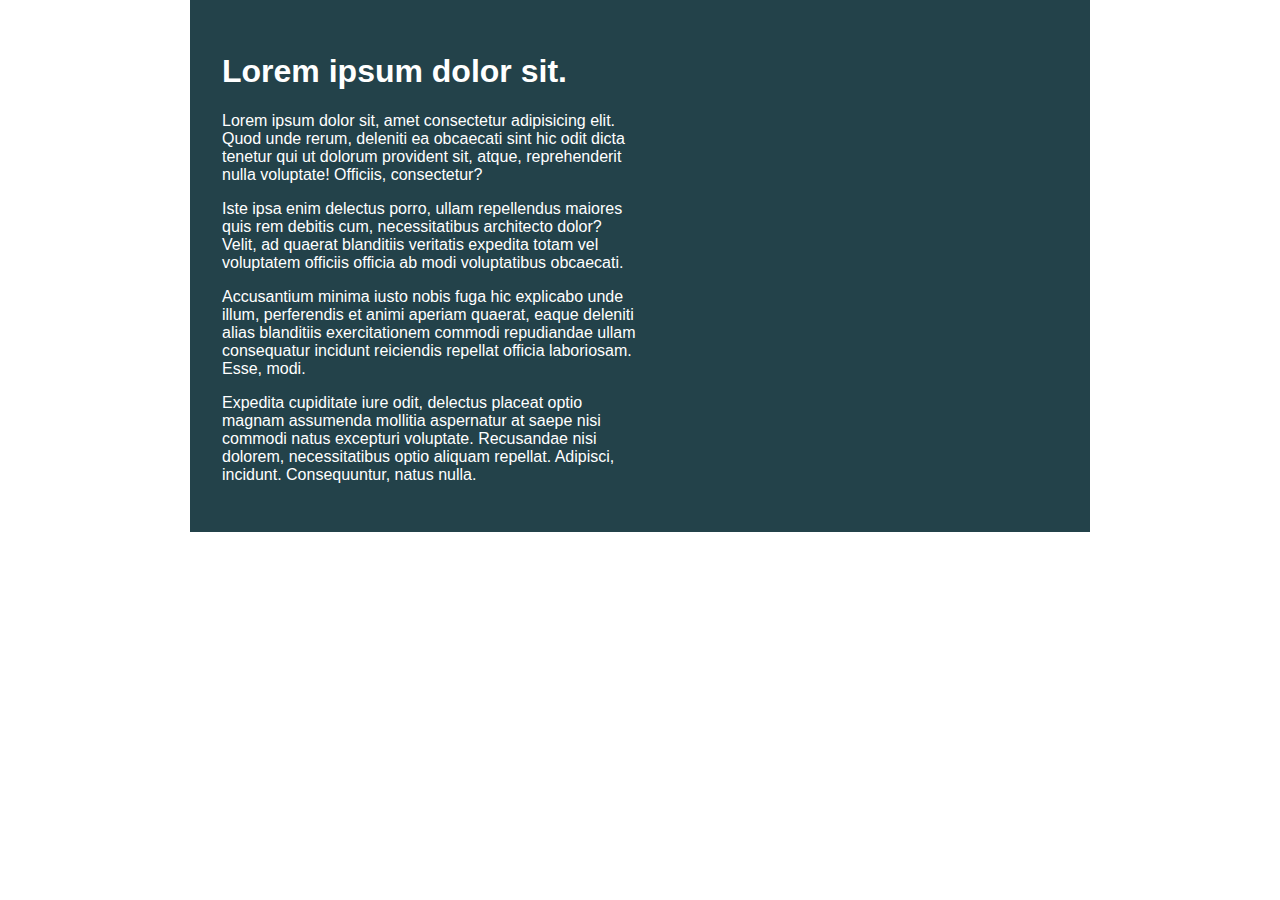
<file: challenge01/index.html>
<!DOCTYPE html>
<html lang="en">

<head>
    <meta charset="UTF-8">
    <meta name="viewport" content="width=device-width, initial-scale=1.0">
    <title>Day 01</title>

    <link rel="stylesheet" href="style.css">
</head>

<body>
    <div class="container">
        <div class="intro-content">
            <h1>Lorem ipsum dolor sit.</h1>
            <p>Lorem ipsum dolor sit, amet consectetur adipisicing elit. Quod unde rerum, deleniti ea obcaecati sint hic
                odit dicta tenetur qui ut dolorum provident sit, atque, reprehenderit nulla voluptate! Officiis,
                consectetur?</p>
            <p>Iste ipsa enim delectus porro, ullam repellendus maiores quis rem debitis cum, necessitatibus architecto
                dolor? Velit, ad quaerat blanditiis veritatis expedita totam vel voluptatem officiis officia ab modi
                voluptatibus obcaecati.</p>
            <p>Accusantium minima iusto nobis fuga hic explicabo unde illum, perferendis et animi aperiam quaerat, eaque
                deleniti alias blanditiis exercitationem commodi repudiandae ullam consequatur incidunt reiciendis
                repellat officia laboriosam. Esse, modi.</p>
            <p>Expedita cupiditate iure odit, delectus placeat optio magnam assumenda mollitia aspernatur at saepe nisi
                commodi natus excepturi voluptate. Recusandae nisi dolorem, necessitatibus optio aliquam repellat.
                Adipisci, incidunt. Consequuntur, natus nulla.</p>
        </div>
    </div>
</body>

</html>
</file>
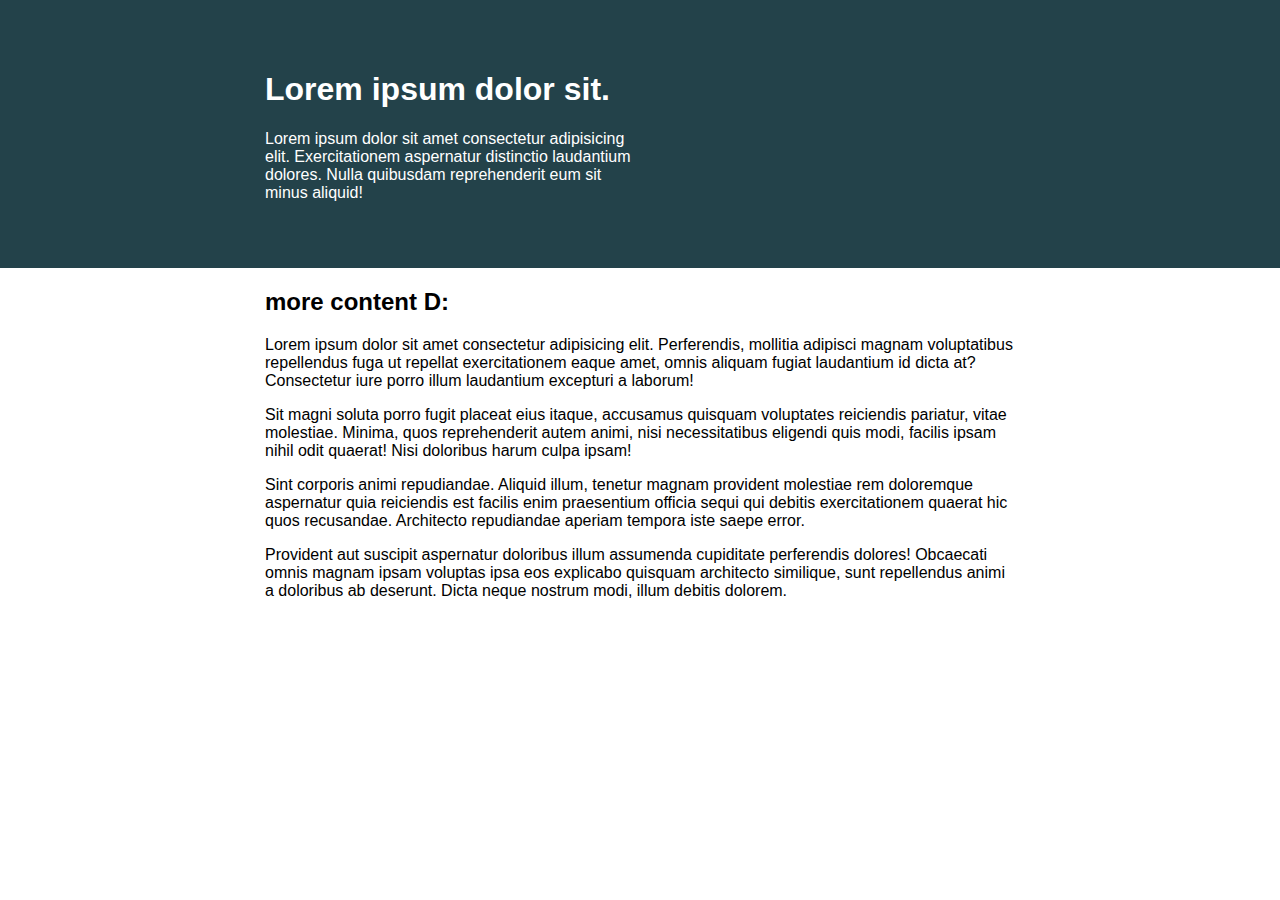
<file: challenge02/index.html>
<!DOCTYPE html>
<html lang="en">
<head> 
    <meta charset="UTF-8">
    <meta name="viewport" content="width=device-width, initial-scale=1.0">
    <title>Day 01</title>
 
    <link rel="stylesheet" href="style.css">
</head>
<body>
   <div class="wrapper">
      <div class="container-1">
         <div class="intro-content">
            <h1>Lorem ipsum dolor sit.</h1>
            <p>Lorem ipsum dolor sit amet consectetur adipisicing elit. Exercitationem aspernatur distinctio laudantium dolores. Nulla quibusdam reprehenderit eum sit minus aliquid!</p>
        </div>
      </div>
   </div>  
   <div class="container-2">
      <div class="more-content">
         <h2>more content D:</h2>
         <p>Lorem ipsum dolor sit amet consectetur adipisicing elit. Perferendis, mollitia adipisci magnam voluptatibus repellendus fuga ut repellat exercitationem eaque amet, omnis aliquam fugiat laudantium id dicta at? Consectetur iure porro illum laudantium excepturi a laborum!</p>
         <p>Sit magni soluta porro fugit placeat eius itaque, accusamus quisquam voluptates reiciendis pariatur, vitae molestiae. Minima, quos reprehenderit autem animi, nisi necessitatibus eligendi quis modi, facilis ipsam nihil odit quaerat! Nisi doloribus harum culpa ipsam!</p>
         <p>Sint corporis animi repudiandae. Aliquid illum, tenetur magnam provident molestiae rem doloremque aspernatur quia reiciendis est facilis enim praesentium officia sequi qui debitis exercitationem quaerat hic quos recusandae. Architecto repudiandae aperiam tempora iste saepe error.</p>
         <p>Provident aut suscipit aspernatur doloribus illum assumenda cupiditate perferendis dolores! Obcaecati omnis magnam ipsam voluptas ipsa eos explicabo quisquam architecto similique, sunt repellendus animi a doloribus ab deserunt. Dicta neque nostrum modi, illum debitis dolorem.</p>
       </div>
   </div>
</body>
</html>
</file>
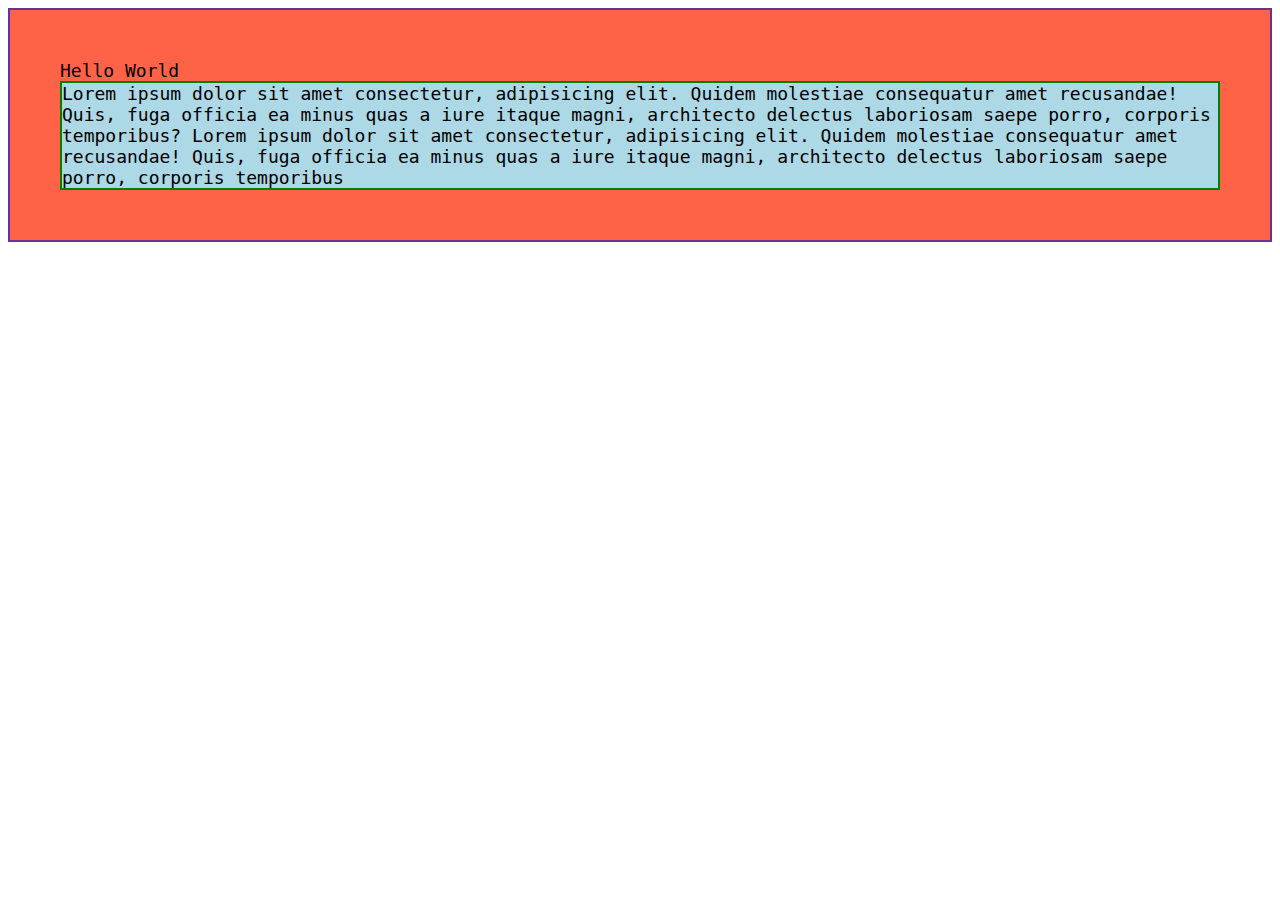
<file: Day-1/index.html>
<!DOCTYPE html>
<html lang="en">
<head>
   <meta charset="UTF-8">
   <meta http-equiv="X-UA-Compatible" content="IE=edge">
   <meta name="viewport" content="width=device-width, initial-scale=1.0">
   <link rel="stylesheet" href="./css/avoidheight.css">
   <title>Avoid Height</title>
</head>
<body>
   <div class="parent">
      Hello World
      <div class="child">Lorem ipsum dolor sit amet consectetur, 
         adipisicing elit. Quidem molestiae consequatur amet recusandae! 
         Quis, fuga officia ea minus quas a iure itaque magni,
          architecto delectus laboriosam saepe porro, corporis temporibus?
          Lorem ipsum dolor sit amet consectetur, 
          adipisicing elit. Quidem molestiae consequatur amet recusandae! 
          Quis, fuga officia ea minus quas a iure itaque magni,
           architecto delectus laboriosam saepe porro, corporis temporibus</div>
   </div>

        </div>
      </div>
   </div>
</body>
</html>
</file>
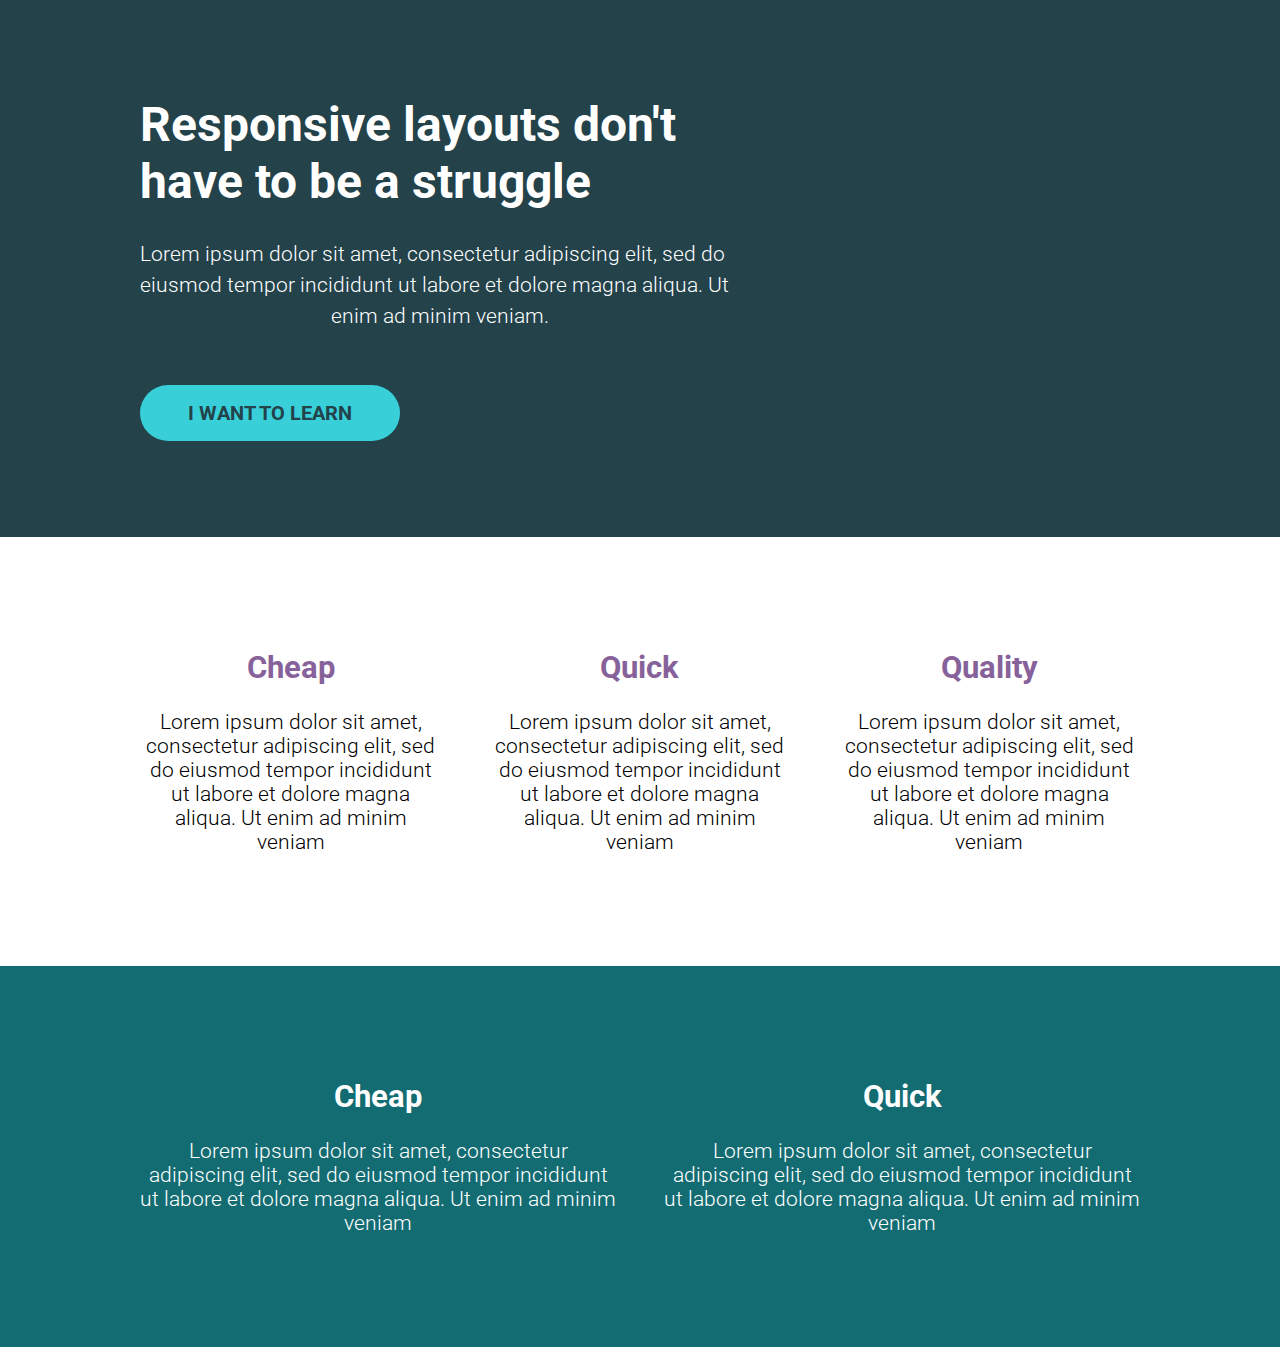
<file: challenge03/flex-challenge#1/index.html>
<!DOCTYPE html>
<html lang="en">
   <head>
      <meta charset="UTF-8">
      <meta http-equiv="X-UA-Compatible" content="IE=edge">
      <meta name="viewport" content="width=device-width, initial-scale=1.0">
      <link rel="stylesheet" href="./style.css">
      <title>Document</title>
      <style>
         @import url('https://fonts.googleapis.com/css2?family=Roboto:wght@100;300;400;500;700;900&display=swap');
      </style>
   </head>
   <body>
      <header class="hero">
         <div class="container flex-row">
            <div class="hero__text">
               <h1 class="hero__title">Responsive layouts don't have to be a struggle</h1>
               <p class="hero__body">Lorem ipsum dolor sit amet, consectetur adipiscing elit, sed do eiusmod
                  tempor incididunt ut labore et dolore magna aliqua. Ut enim ad minim
                  veniam.</p>
               <a href="#" class="btn">I want to Learn</a>
            </div>
      </header>

      <section class="three-col">
         <div class="container flex-row">
            <div class="col">
               <h2 class="three-col__title">Cheap</h2>
               <p class="three-col__body">Lorem ipsum dolor sit amet, consectetur adipiscing elit, 
                  sed do eiusmod tempor incididunt ut labore et dolore magna aliqua. 
                  Ut enim ad minim veniam
               </p>
            </div>
            <div class="col"> 
               <h2 class="three-col__title">Quick</h2>
               <p class="three-col__body">Lorem ipsum dolor sit amet, consectetur adipiscing elit, 
                  sed do eiusmod tempor incididunt ut labore et dolore magna aliqua. 
                  Ut enim ad minim veniam
               </p>
            </div>
            <div class="col">
               <h2 class="three-col__title">Quality</h2>
               <p class="three-col__body">Lorem ipsum dolor sit amet, consectetur adipiscing elit, 
                  sed do eiusmod tempor incididunt ut labore et dolore magna aliqua. 
                  Ut enim ad minim veniam
               </p>
            </div>
         </div>
      </section>
      
      <section class="two-col">  
         <div class="container flex-row">
            <div class="col">
               <h2 class="two-col__title">Cheap</h2>
               <p class="two-col__body">Lorem ipsum dolor sit amet, consectetur adipiscing elit, 
                  sed do eiusmod tempor incididunt ut labore et dolore magna aliqua. 
                  Ut enim ad minim veniam
               </p>
            </div>
            <div class="col"> 
               <h2 class="two-col__title">Quick</h2>
               <p class="two-col__body">Lorem ipsum dolor sit amet, consectetur adipiscing elit, 
                  sed do eiusmod tempor incididunt ut labore et dolore magna aliqua. 
                  Ut enim ad minim veniam
               </p>
            </div>
         </div>
      </section>
   </body>
</html>
</file>
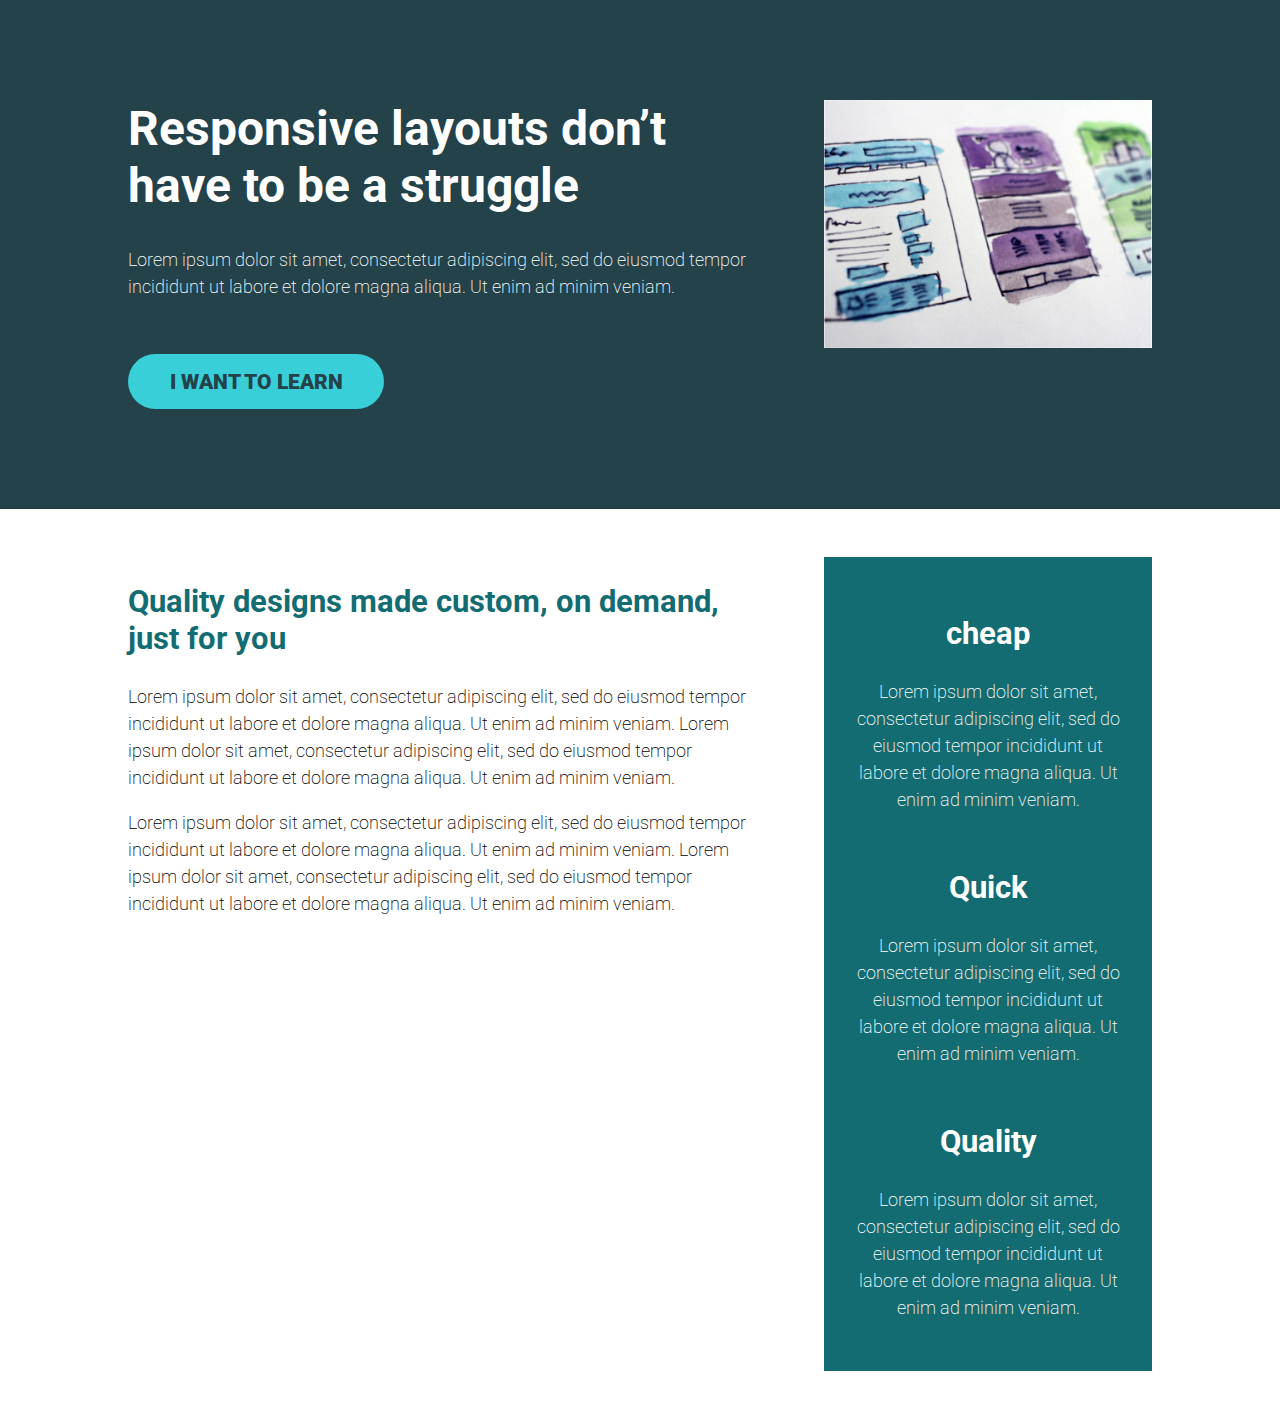
<file: challenge03/flex-challenge#2/index.html>
<!DOCTYPE html>
<html lang="en">
<head>
    <meta charset="UTF-8">
    <meta name="viewport" content="width=device-width, initial-scale=1.0">
    <title>Conquering Rsponsive Layouts</title>
    <link href="https://fonts.googleapis.com/css2?family=Roboto:wght@300;400;900&display=swap" rel="stylesheet"> 
    <link rel="stylesheet" href="style.css">
</head>
<body>
   <header class="hero">
      <div class="container row">
         <div class="hero__text">
            <h1>Responsive layouts don’t have to be a struggle</h1>
            <p>Lorem ipsum dolor sit amet, consectetur adipiscing elit, sed do eiusmod tempor incididunt ut labore et dolore magna aliqua. Ut enim ad minim veniam.</p>
            <a href="#" class="btn">I want to learn</a>
         </div>
         <img class="hero__img" src="./img/hero-img.jpg" alt="">
      </div>
   </header> 
   <main class="three-rows">
      <section class="container row">
         <article class="col first-item">
            <h2 class="three-rows__title"> Quality designs made custom, on demand, just for you</h2>
            <p>Lorem ipsum dolor sit amet, consectetur adipiscing elit, 
               sed do eiusmod tempor incididunt ut labore et dolore magna aliqua. 
               Ut enim ad minim veniam. Lorem ipsum dolor sit amet, 
               consectetur adipiscing elit, sed do eiusmod tempor incididunt ut labore et dolore magna aliqua. 
               Ut enim ad minim veniam.
            </p>
            <p>Lorem ipsum dolor sit amet, 
               consectetur adipiscing elit, 
               sed do eiusmod tempor incididunt ut labore et dolore magna aliqua. 
               Ut enim ad minim veniam. Lorem ipsum dolor sit amet, 
               consectetur adipiscing elit, 
               sed do eiusmod tempor incididunt ut labore et dolore magna aliqua. 
               Ut enim ad minim veniam.
            </p>
         </article>
         <aside class="col second-item">
            <div class="single-col">
               <h2>cheap</h2>
               <p>Lorem ipsum dolor sit amet, 
                  consectetur adipiscing elit,
                  sed do eiusmod tempor incididunt ut labore et dolore magna aliqua.
                  Ut enim ad minim veniam.
               </p>
            </div>
            <div class="single-col">
               <h2>Quick</h2>
               <p>Lorem ipsum dolor sit amet, 
                  consectetur adipiscing elit, 
                  sed do eiusmod tempor incididunt ut labore et dolore magna aliqua. 
                  Ut enim ad minim veniam.
               </p>
            </div>
            <div class="single-col">
               <h2>Quality</h2>
               <p>Lorem ipsum dolor sit amet, 
                  consectetur adipiscing elit, 
                  sed do eiusmod tempor incididunt ut labore et dolore magna aliqua. 
                  Ut enim ad minim veniam.
               </p>
            </div>
         </aside>
      </section>
   </main>
</body>
</html>
</file>
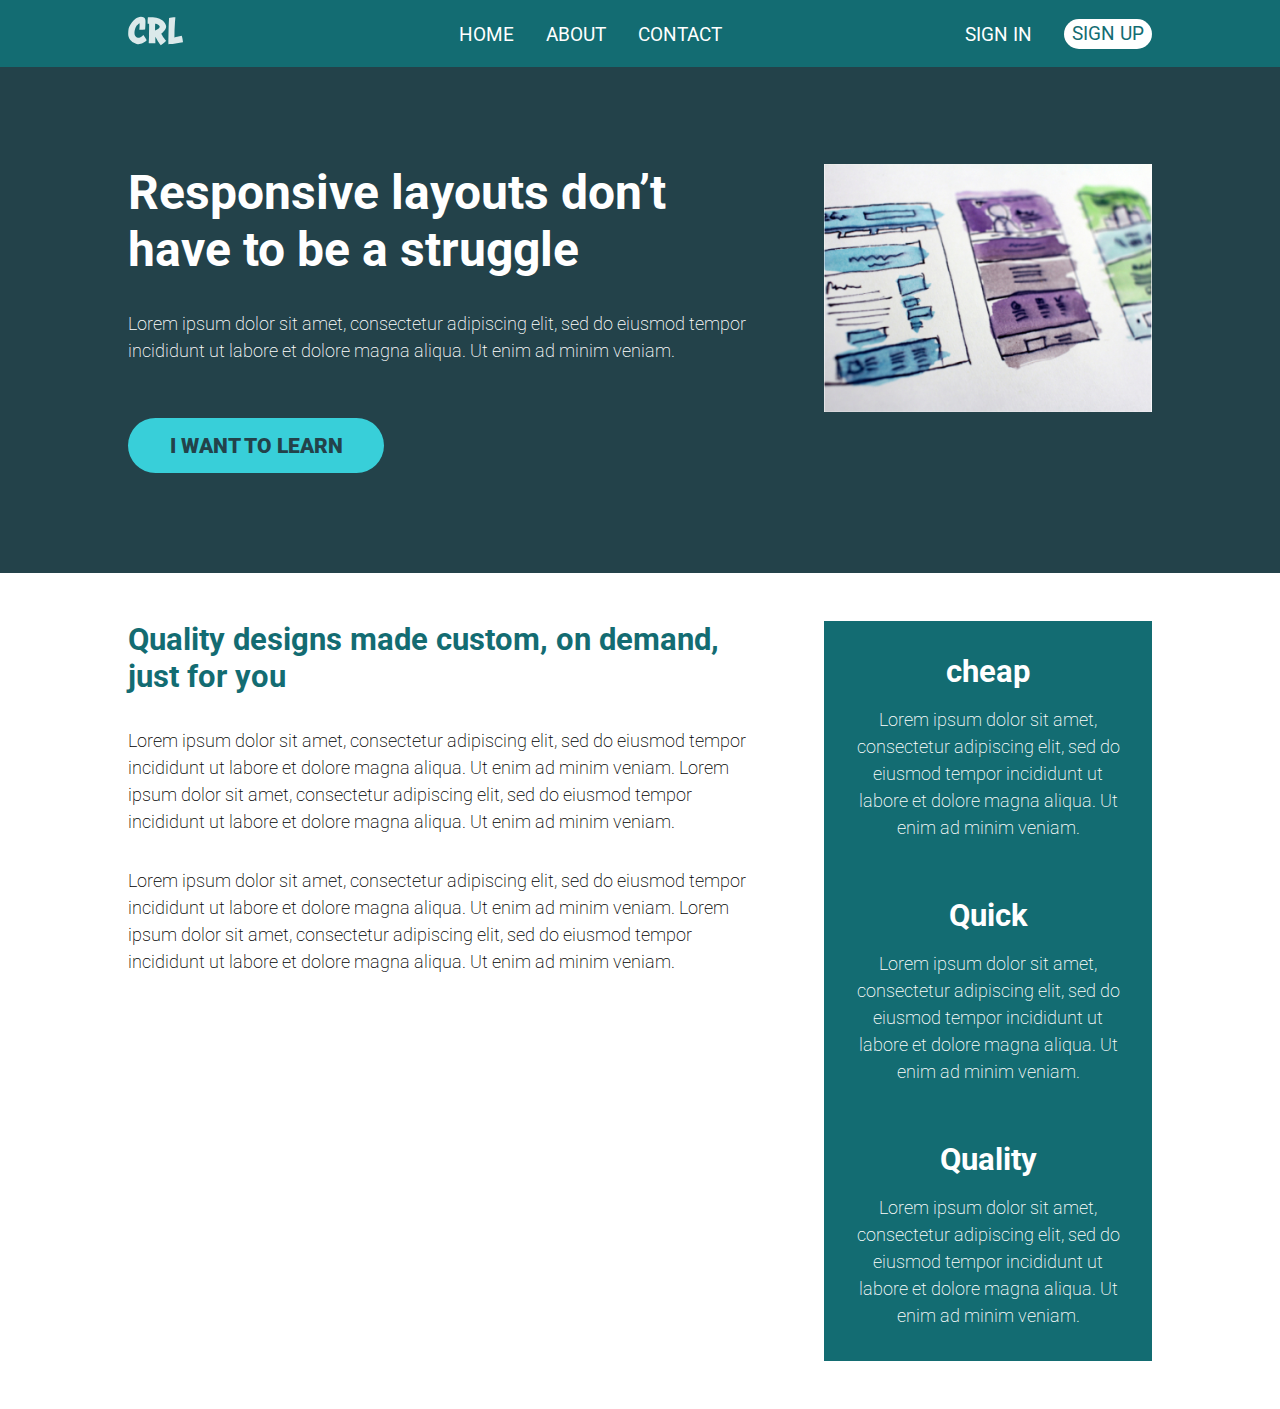
<file: challenge03/flex-challenge#3/index.html>
<!DOCTYPE html>
<html lang="en">
<head>
    <meta charset="UTF-8">
    <meta name="viewport" content="width=device-width, initial-scale=1.0">
    <title>Conquering Rsponsive Layouts</title>
    <link href="https://fonts.googleapis.com/css2?family=Roboto:wght@300;400;900&display=swap" rel="stylesheet"> 
    <link rel="stylesheet" href="style.css">
</head>
<body>
   <header class="main-header">
      <div class="container row">
         <a class="logo" href="#">
            <img src="./img/logo.svg" alt="Conquering Responsive Layouts">
         </a>
         <nav class="nav__bar">
            <ul class="nav__list nav__list--primary">
               <li class="nav__item"><a href="#" class="nav__link">home</a></li>
               <li class="nav__item"><a href="#" class="nav__link">about</a></li>
               <li class="nav__item"><a href="#" class="nav__link">contact</a></li>
            </ul>
            <ul class="nav__list nav__list--secondary">
               <li class="nav__item nav__item--push--right"><a href="#" class="nav__link">sign in</a></li>
               <li class="nav__item"><a href="#" class="nav__link nav__link--button">sign up</a></li>
            </ul>
         </nav>
      </div>
   </header>
   <section class="hero">
      <div class="container row">
         <div class="hero__text">
            <h1>Responsive layouts don’t have to be a struggle</h1>
            <p>Lorem ipsum dolor sit amet, consectetur adipiscing elit, sed do eiusmod tempor incididunt ut labore et dolore magna aliqua. Ut enim ad minim veniam.</p>
            <a href="#" class="btn">I want to learn</a>
         </div>
         <img src="./img/hero-img.jpg" alt="" class="hero__img">
      </div>
   </section> 
   <main class="three-rows">
      <section class="container row">
         <article class="col first-item">
            <h2 class="three-rows__title"> Quality designs made custom, on demand, just for you</h2>
            <p>Lorem ipsum dolor sit amet, consectetur adipiscing elit, 
               sed do eiusmod tempor incididunt ut labore et dolore magna aliqua. 
               Ut enim ad minim veniam. Lorem ipsum dolor sit amet, 
               consectetur adipiscing elit, sed do eiusmod tempor incididunt ut labore et dolore magna aliqua. 
               Ut enim ad minim veniam.
            </p>
            <p>Lorem ipsum dolor sit amet, 
               consectetur adipiscing elit, 
               sed do eiusmod tempor incididunt ut labore et dolore magna aliqua. 
               Ut enim ad minim veniam. Lorem ipsum dolor sit amet, 
               consectetur adipiscing elit, 
               sed do eiusmod tempor incididunt ut labore et dolore magna aliqua. 
               Ut enim ad minim veniam.
            </p>
         </article>
         <aside class="col second-item">
            <div class="single-col">
               <h2>cheap</h2>
               <p>Lorem ipsum dolor sit amet, 
                  consectetur adipiscing elit,
                  sed do eiusmod tempor incididunt ut labore et dolore magna aliqua.
                  Ut enim ad minim veniam.
               </p>
            </div>
            <div class="single-col">
               <h2>Quick</h2>
               <p>Lorem ipsum dolor sit amet, 
                  consectetur adipiscing elit, 
                  sed do eiusmod tempor incididunt ut labore et dolore magna aliqua. 
                  Ut enim ad minim veniam.
               </p>
            </div>
            <div class="single-col">
               <h2>Quality</h2>
               <p>Lorem ipsum dolor sit amet, 
                  consectetur adipiscing elit, 
                  sed do eiusmod tempor incididunt ut labore et dolore magna aliqua. 
                  Ut enim ad minim veniam.
               </p>
            </div>
         </aside>
      </section>
   </main>
</body>
</html>
</file>
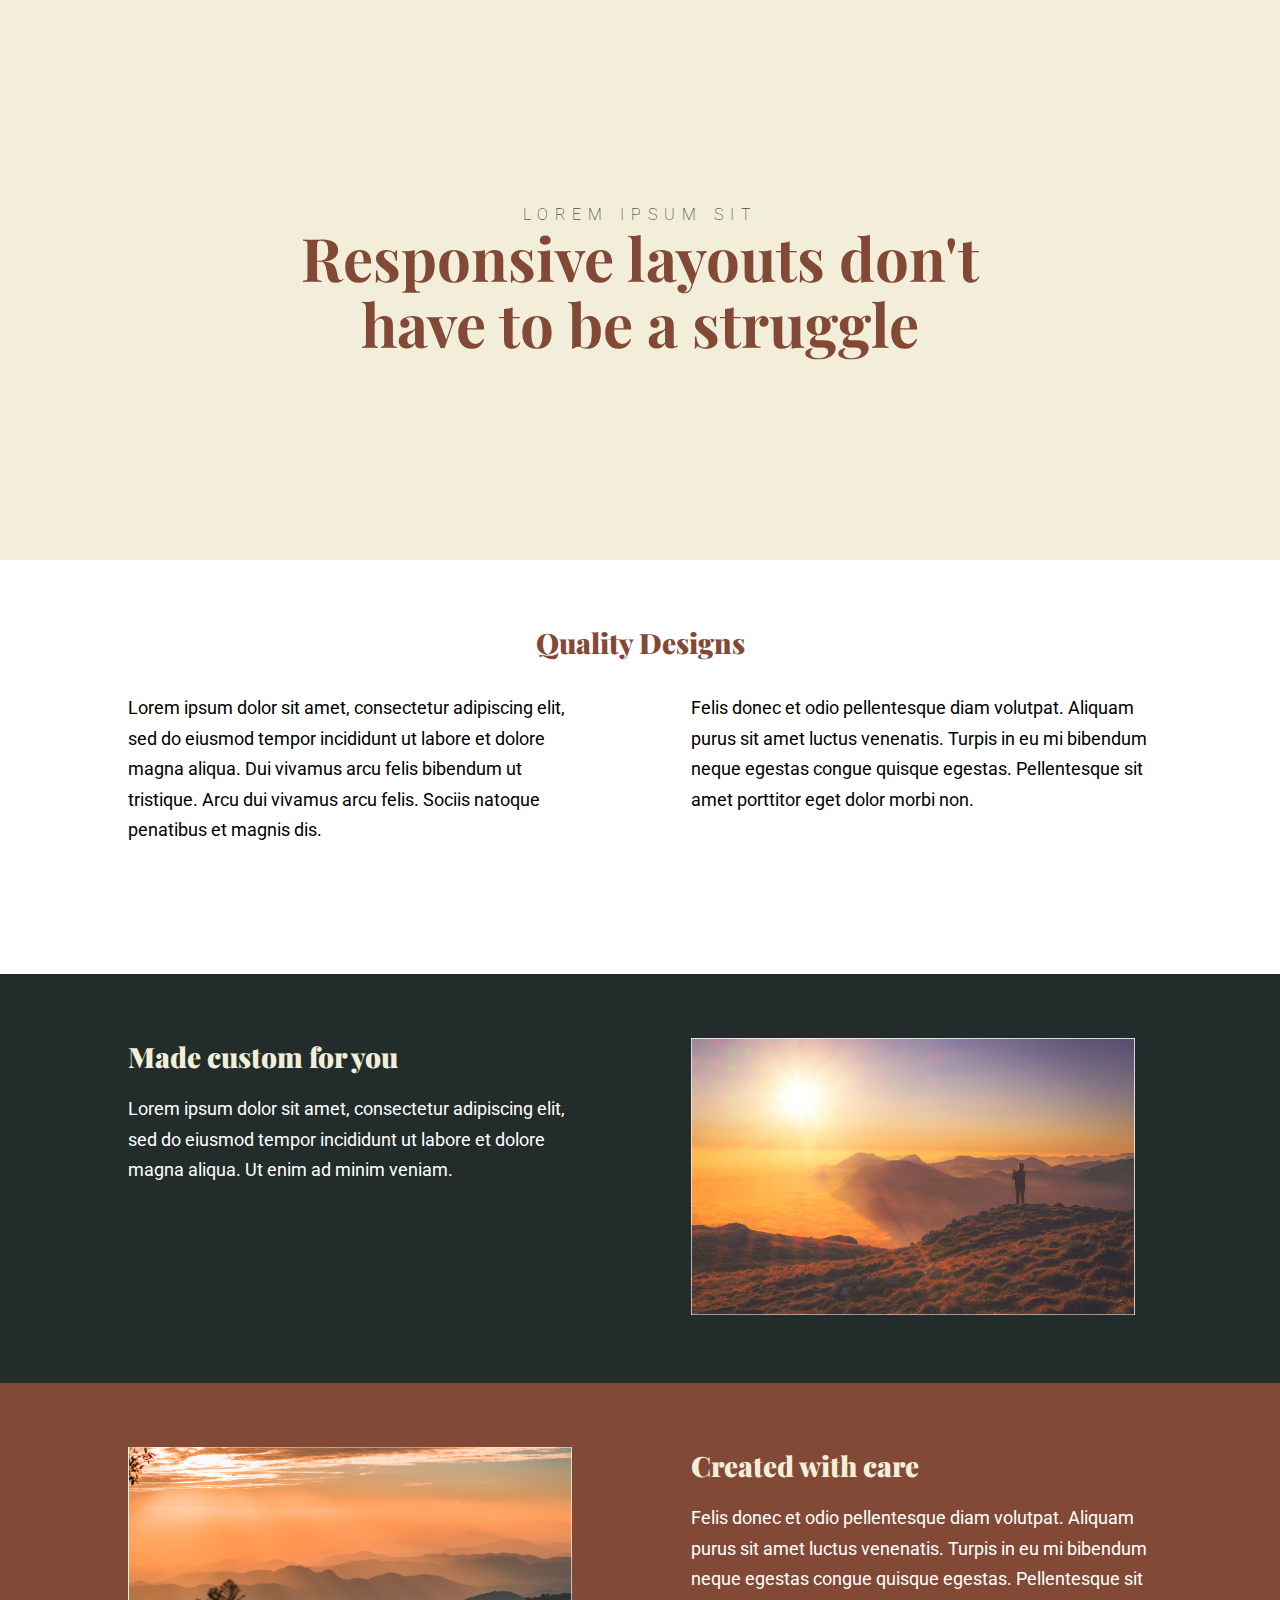
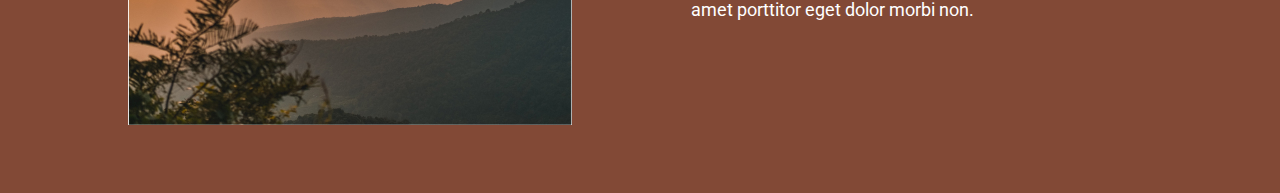
<file: challenge03/flex-challenge#4/index.html>
<!DOCTYPE html>
<html lang="en">
<head>
   <meta charset="UTF-8">
   <meta http-equiv="X-UA-Compatible" content="IE=edge">
   <meta name="viewport" content="width=device-width, initial-scale=1.0">
   <title>Document</title>
   <link rel="stylesheet" href="./style.css">
   <style>
      @import url('https://fonts.googleapis.com/css2?family=Playfair+Display:wght@400;500;600;800&family=Roboto:wght@100;400&display=swap');
      </style>
</head>
<body>
   <header>
      <div class="hero__text">
         <p class="first">lorem ipsum sit</p>
         <h1>Responsive layouts don't<br>have to be a struggle</h1>
      </div> 
   </header>
   <main>
      <section class="first-section">
         <div class="container">
            <h2 class="first-section__title">Quality Designs</h2>
            <div class="row">
               <p class="first-section__para">Lorem ipsum dolor sit amet, consectetur adipiscing elit,
                  sed do eiusmod tempor incididunt ut labore et dolore
                  magna aliqua. Dui vivamus arcu felis bibendum ut
                  tristique. Arcu dui vivamus arcu felis. Sociis natoque
                  penatibus et magnis dis. 
               </p>
               <p class="first-section__para">Felis donec et odio pellentesque diam volutpat. Aliquam
                  purus sit amet luctus venenatis. Turpis in eu mi
                  bibendum neque egestas congue quisque egestas.
                  Pellentesque sit amet porttitor eget dolor morbi non.
               </p>
            </div>
         </div>
      </section>
      <section class="second-section">
         <div class="container row">
            <div class="first__item">
               <h2 class="second-section__title">Made custom for you</h2>
               <p class="second-section__para">Lorem ipsum dolor sit amet, consectetur adipiscing elit,
                  sed do eiusmod tempor incididunt ut labore et dolore
                  magna aliqua. Ut enim ad minim veniam.
               </p>
            </div>
            <div class="second__item">
               <img src="./img/image-01.jpg" alt="a sun set over a mountian" class="first__image">
            </div>
         </div>
      </section>
      <section class="third-section">
         <div class="container row">
            <div class="first__item">
               <img src="./img/image-02.jpg" alt="" class="second__image">
            </div>
            <div class="second__item">
               <h2 class="third-section__title">Created with care</h2>
               <p class="third-section__para">Felis donec et odio pellentesque diam volutpat. Aliquam
                  purus sit amet luctus venenatis. Turpis in eu mi
                  bibendum neque egestas congue quisque egestas.
                  Pellentesque sit amet porttitor eget dolor morbi non.
               </p>
            </div>
         </div>
      </section>
   </main>
</body>
</html>
</file>
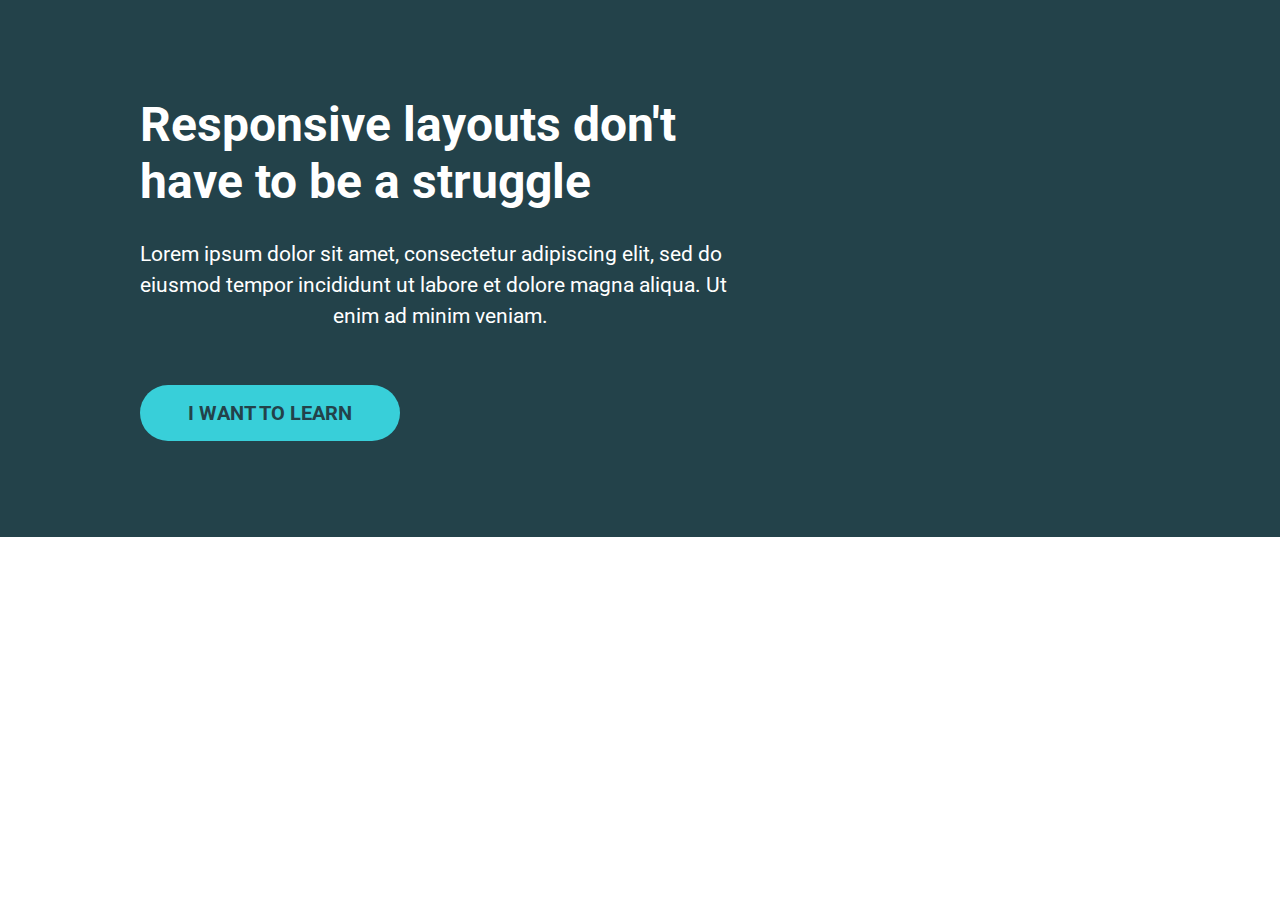
<file: challenge03/layout-challenge/index.html>
<!DOCTYPE html>
<html lang="en">
   <head>
      <meta charset="UTF-8">
      <meta http-equiv="X-UA-Compatible" content="IE=edge">
      <meta name="viewport" content="width=device-width, initial-scale=1.0">
      <link rel="stylesheet" href="./style.css">
      <title>Document</title>
      <style>
         @import url('https://fonts.googleapis.com/css2?family=Roboto:wght@100;300;400;500;700;900&display=swap');
      </style>
   </head>
   <body>
      <header class="hero">
         <div class="container flex-row">
            <div class="hero__text">
               <h1 class="hero__title">Responsive layouts don't have to be a struggle</h1>
               <p class="hero__body">Lorem ipsum dolor sit amet, consectetur adipiscing elit, sed do eiusmod
                  tempor incididunt ut labore et dolore magna aliqua. Ut enim ad minim
                  veniam.</p>
               <a href="#" class="btn">I want to Learn</a>
            </div>
      </header>
   </body>
</html>
</file>
<file: challenge01/style.css>
/* INSTRUCTIONS
 *
 * 1) Limit the total width of
 *    the .intro-content to about half
 *    of it's parent
 *
 * 2) Stop the text from overflowing
 *    out the bottom at small screen
 *    widths
 *
 * You may modify the HTML if needed
 *
 */

* {
  box-sizing: border-box;

}

body {
   margin: 0;
   font-family: sans-serif;
}

.container {
  background: #23424a;
  color: white;

  width: 80%;
  max-width: 900px;
  margin: 0 auto;

  padding: 2em;
  /* height: 300px; */

}
.intro-content {
   width: 50%;
}
</file>
<file: challenge02/style.css>
/* INSTRUCTIONS
 *
 * 1) Keep the text inside .intro-content
 *    in the same place, but have the background
 *    extend from one side of the viewport
 *    to the other, no matter how wide or narrow
 *    the browser is.
 *
 * 2) Limit the maximum width of the text in the
 *    bottom area.
 *
 * You may modify the HTML if needed
 * (you probably should for this challenge)
 *
 */

* {
  box-sizing: border-box;
}
body {
   margin: 0;
   font-family: sans-serif;
}
.wrapper {
   background: #23424a;
}
.container-1,
.container-2 {
  width: 80%;
  max-width: 750px;
  margin: 0 auto;
  color: white;
  padding: 50px 0;
}  
.intro-content {
  width: 50%;
}
.container-2 {
   color: black;
   padding: 0;
}
.more-content {
   width: 100%;
}
</file>
<file: Day-1/css/avoidheight.css>
* {
   box-sizing: border-box;
}
html {
   font-size: 2rem;
}
body {   
   font-family: monospace;
   font-size: 18px;
}
.parent {
   background-color: tomato;
   padding: 50px;
   border: 2px solid #663399;
   margin: 0 auto;
}
.child {
   background-color:lightblue;
   /* height: 250px; */
   margin: 0 auto;
   border: 2px solid green;
   /* avoid fixed unit */
}
</file>
<file: challenge03/flex-challenge#1/style.css>
*,
*::before,
*::after {
   box-sizing: border-box;
   margin: 0;
   padding: 0;
}
body {
   font-family: 'Roboto', sans-serif;
   font-size: 1.3rem;
}
.hero {
   background-color: #23424A;
   padding: 2rem 0; 
}
.container {
   width: 80%;
   max-width: 1000px;
   margin: 0 auto;
   padding: 4rem 0;
}
.hero__text {
   width: 60%;
   max-width: 60rem;
}
.hero__title {
   font-size: 3rem;
   color: #fff;
}
.hero__body {
   padding: 1.8rem 0;
   margin-bottom: 1.5rem;
   color: #fff;
   line-height: 1.5;
   text-align-last: center;
}
.btn {
   display: inline-block;
   padding: 1rem 3rem;
   background-color: #38CFD9;
   text-decoration: none;
   color: #23424A;
   font-weight: 700;
   font-size: 20px;
   text-transform: uppercase;
   border-radius: 5rem;
   font-family: inherit;
}
.btn:hover,
.btn:focus {
   opacity: 0.7;
}
.flex-row {
   display: flex;
   gap: 3rem;
}
.hero__image {
   align-self: flex-start;
}

.three-col {
   text-align: center;
   padding: 3rem 0;
}

p {   
   font-weight: 300;
}
.two-col {
   background-color: #136C72;
   color: #fff;
   padding: 3rem 0;
   text-align: center;
}
h2 {
   text-align: center;
   margin-bottom: 1.5rem;
}
.three-col__title {
   color: #87629A;
}

/* .col + .col{   
   margin-left: 3rem;
} */
</file>
<file: challenge03/flex-challenge#2/style.css>
/* 
////// For this challenge ///////

- All text is in the text.md file

// Requirements
1. Refer to the design specs for the
   overall layout 
2. The image should line up with
   the sidebar in the section
   below

*/

*, *::before, *::after {
    box-sizing: border-box;
}

body {
    margin: 0;
    font-family: 'Roboto', sans-serif;
    font-size: 1.3rem;
}

img {
    max-width: 100%;
}

h1 {
    font-size: 3rem;
    margin-top: 0;
}

.container {
    width: 80%;
    max-width: 1100px;
    margin: 0 auto;
}

.row {
    /* display: flex => flex container */
    display: flex;
    justify-content: space-between;
    
    /* can't use yet */
    /* gap: 100px; */
}

.col {
    /* these are now flex items */
    /* width: 100%; */
}

/* .col + .col {
    margin-left: 30px;
} */

.hero {
    padding: 100px 0;
    background-color: #23424A;
    color: #FFF;
}

.hero__text { 
    width: 62%;
}

.hero__img {
    width: 32%;
    align-self: flex-start;
}

.hero p {
    margin-bottom: 3em;
    line-height: 1.5;
    font-weight: 200;
    font-size: 18px;
}

.btn {
    display: inline-block;
    text-decoration: none;
    text-transform: uppercase; 
    color: #23424A;
    font-weight: 900;
    background-color: #38CFD9;
    padding: .75em 2em;
    border-radius: 100px;
}

.btn:hover,
.btn:focus {
    opacity: .75; 
}
.three-rows {
   padding: 3rem 0;
}
.first-item {
   width: 62%;
   align-self: flex-start;
}
.second-item {
   width: 32%;
   background-color: #136C72;
   padding: 2rem 0;
}
.single-col {
   text-align: center;
   color: #fff;
   padding: 0 2rem;
}
.single-col + .single-col {
   margin-top: 3.5rem;
}
.three-rows__title {
   color: #136C72;
}
.col p {
   font-weight: 200;
   font-size: 18px;
   line-height: 1.5;
}
</file>
<file: challenge03/flex-challenge#3/style.css>
*,
*::before, 
*::after {
   box-sizing: border-box;
   margin: 0;
   padding: 0;
}

body {
   font-family: 'Roboto', sans-serif;
   font-size: 1.3rem;
}

img {
   max-width: 100%;
}

h1 {
   font-size: 3rem;
   margin-top: 0;
}

.main-header {
   background-color:#136C72;
   padding: 1rem 0;
   position: fixed;
   top: 0;
   left: 0;
   width: 100vw;
   z-index: 1;
}
.nav__bar {
   display: flex;
   justify-content: space-between;
   flex-grow: 1;
   margin-left: 2rem;
}
.nav__list {
   list-style: none;
   display: flex;
   align-items: center;
   gap: 2rem;
}
.nav__list--primary {
   flex-grow: 1;
   justify-content: center;

   /* or we can use marign: 0 auto to center it in the middle */
   /* margin: 0 auto; */
  
}
@media(max-width: 40rem) {
   .nav__bar {
      justify-content: center;
   }
   .nav__list {
      flex-direction: column;
      align-items: center;
   }
}
/* If the last two list items within the last ul are embeded within the first ul, 
you can use this style to make the sign in and sign out positioned to the far-right */
/* .nav__item--push--right {
   margin-left: auto;
} */
.nav__link {
   text-decoration: none;
   text-transform: uppercase;
   color: white;
   font-size: 1.2rem;
}
.nav__link--button {
   background-color: white;
   color: #136C72;
   border-radius: 15px;
   padding: 0.2rem 0.5rem;
}
.container {
   width: 80%;
   max-width: 1100px;
   margin: 0 auto;
}
.row {
   /* display: flex => flex container */
   display: flex;
   justify-content: space-between;
   /* can't use yet */
   /* gap: 100px; */
}

.col {
   /* these are now flex items */
   /* width: 100%; */
}

/* .col + .col {
   margin-left: 30px;
} */

.hero {
   padding: 100px 0;
   background-color: #23424A;
   color: #FFF; 
   margin-top: 4rem;
}

.hero__text { 
   width: 62%;
}

.hero__img {
   width: 32%;
   align-self: flex-start;
}
.hero h1 {
   margin-bottom: 2rem;
}
.hero p {
   margin-bottom: 3em;
   line-height: 1.5;
   font-weight: 200;
   font-size: 18px;
}

.btn {
   display: inline-block;
   text-decoration: none;
   text-transform: uppercase; 
   color: #23424A;
   font-weight: 900;
   background-color: #38CFD9;
   padding: .75em 2em;
   border-radius: 100px;
}

.btn:hover,
.btn:focus {
   opacity: .75; 
}
.three-rows {
  padding: 3rem 0;
}
.first-item {
  width: 62%;
  align-self: flex-start;
}
.first-item > p {
   margin: 2rem 0;
}
.second-item {
  width: 32%;
  background-color: #136C72;
  padding: 2rem 0;
}
.single-col {
  text-align: center;
  color: #fff;
  padding: 0 2rem;
}
.single-col > h2 {
   margin-bottom: 1rem;
}
.single-col + .single-col {
  margin-top: 3.5rem;
}
.three-rows__title {
  color: #136C72;
}
.col p {
  font-weight: 200;
  font-size: 18px;
  line-height: 1.5;
}
</file>
<file: challenge03/flex-challenge#4/style.css>
* {
   box-sizing: border-box;
   margin: 0;
   padding: 0;
}
body {
   font-family: 'Roboto', sans-serif;
}
h1,
h2 {
   font-family: 'Playfair Display', serif;
}
img {
   max-width: 100%;
}
header {
   min-height: 560px;
   background-color: #F3EED9;
   display: flex;
   justify-content: center;
   align-items: center;
}
.container {
   width: 80%;
   max-width: 1128px;
   margin: 0 auto;
}
.hero__text p:first-child {
   text-transform: uppercase;
   text-align: center;
   letter-spacing: 7px;
   font-weight: 100;
}
.hero__text h1:last-child {
   font-size: 3.75rem;
   text-align-last: center;
   color: #824936;
   line-height: 1.1;
}
.first-section {
   margin: 4rem 0 8rem;
}
.first-section__title {
   text-align: center;
   color: #824936;
   font-size: 1.75rem;
   margin-bottom: 2rem;
   font-weight: 900;
}
.row {
   display: flex; 
   justify-content: space-between; 
}
.first-section__para {
   width: 45%;
   line-height: 1.7;
   font-size: 18px;
}
.second-section {
   background-color: #222C2A;
   padding: 4rem 0;
}
.second-section__title,
.third-section__title {
   color: #F3EED9;
   font-size: 1.75rem;
   margin-bottom: 1.2rem;
   font-weight: 900;
}
.first__item {
   width: 45%;
}
.second__item {
   width: 45%;
}
.second-section__para,
.third-section__para {
   line-height: 1.7;
   color: white;
   font-size: 18px;
}
.third-section {
   background-color: #824936;
   padding: 4rem 0; 
}

/* 600px and smaller */
@media (max-width: 700px) {
  .hero__text h1:last-child {
     font-size: 2.75rem;
     text-align: center;
  }
  .first-section__title,
  .first-section__para,
  .first__item,
  .second__item {
     width: 100%;
  }
  .first-section__title {
     text-align: left;
     margin-bottom: 1rem;
  }
  .first-section__para {
     margin-bottom: 1rem;
  }
  .row {
     display: block;
  }
  .first__image {
    margin-top: 1.5rem;
    width: 100%;
  }
  .second__image {
     margin-bottom: 1.5rem;
     width: 100%;
  }
}
</file>
<file: challenge03/layout-challenge/style.css>
*,
*::before,
*::after {
   box-sizing: border-box;
   margin: 0;
   padding: 0;
}
body {
   font-family: 'Roboto', sans-serif;
   font-size: 1.3rem;
}
.hero {
   background-color: #23424A;
   padding: 2rem 0; 
}
.container {
   width: 80%;
   max-width: 1000px;
   margin: 0 auto;
   padding: 4rem 0;
}
.hero__text {
   width: 60%;
   max-width: 60rem;
}
.hero__title {
   font-size: 3rem;
   color: #fff;
}
.hero__body {
   padding: 1.8rem 0;
   margin-bottom: 1.5rem;
   color: #fff;
   line-height: 1.5;
   text-align-last: center;
}
.btn {
   display: inline-block;
   padding: 1rem 3rem;
   background-color: #38CFD9;
   text-decoration: none;
   color: #23424A;
   font-weight: 700;
   font-size: 20px;
   text-transform: uppercase;
   border-radius: 5rem;
   font-family: inherit;
}
.btn:hover,
.btn:focus {
   opacity: 0.7;
}
</file>
